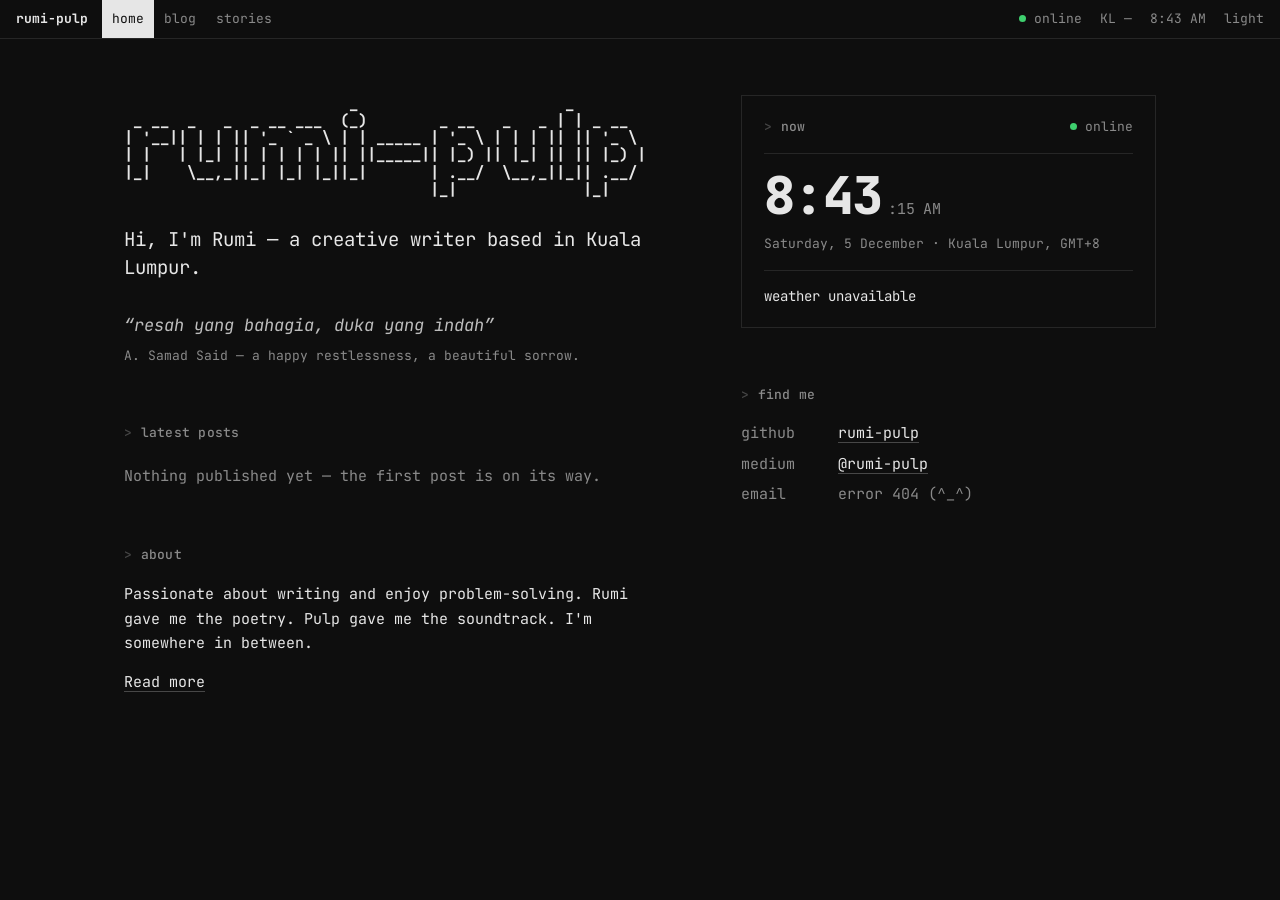
<file: index.html>
<!doctype html>
<html lang="en" data-theme="dark">
<head>
<meta charset="utf-8" />
<meta name="viewport" content="width=device-width, initial-scale=1" />
<title>rumi-pulp</title>
<meta name="description" content="rumi-pulp — blog by Rumi, a creative writer based in Kuala Lumpur." />
<script>try{var t=localStorage.getItem("rp:theme");document.documentElement.setAttribute("data-theme",t==="light"?"light":"dark")}catch(e){}</script>
<script>try{if(!matchMedia("(prefers-reduced-motion: reduce)").matches&&!sessionStorage.getItem("rp:booted")){sessionStorage.setItem("rp:booted","1");document.documentElement.classList.add("booting");setTimeout(function(){document.documentElement.classList.remove("booting")},4000)}}catch(e){}</script>
<link rel="preconnect" href="https://fonts.googleapis.com" />
<link rel="preconnect" href="https://fonts.gstatic.com" crossorigin />
<link href="https://fonts.googleapis.com/css2?family=JetBrains+Mono:ital,wght@0,400;0,500;0,700;0,800;1,400&display=swap" rel="stylesheet" />
<link rel="stylesheet" href="styles.css" />
<link rel="alternate" type="application/rss+xml" title="rumi-pulp" href="feed.xml" />
</head>
<body data-page="home">
  <header class="bar">
    <div class="bar-in">
      <div class="bar-l">
        <a class="brand" href="index.html">rumi-pulp</a>
        <nav class="nav" aria-label="Main">
          <a href="index.html" data-nav="home">home</a>
          <a href="blog.html" data-nav="blog">blog</a>
          <a href="stories.html" data-nav="stories" id="nav-stories" hidden>stories</a>
        </nav>
      </div>
      <div class="bar-r">
        <span class="bar-st"><span class="live-dot" aria-hidden="true"></span><span class="bar-w">online</span></span>
        <span id="bar-wx">KL …</span>
        <span id="bar-time">--:-- --</span>
        <button type="button" id="theme-btn" aria-label="Switch to light mode"></button>
      </div>
    </div>
  </header>

  <main>
    <section class="home" aria-labelledby="home-h">
      <div>
        <h1 class="sr-only" id="home-h">rumi-pulp — Rumi, creative writer</h1>
        <pre class="banner boot" aria-hidden="true">                         _                       _
 _ __  _   _  _ __ ___  (_)        _ __   _   _ | | _ __
| '__|| | | || '_ ` _ \ | | _____ | '_ \ | | | || || '_ \
| |   | |_| || | | | | || ||_____|| |_) || |_| || || |_) |
|_|    \__,_||_| |_| |_||_|       | .__/  \__,_||_|| .__/
                                  |_|              |_|</pre>
        <p class="tagline boot">Hi, I'm Rumi — a creative writer based in Kuala Lumpur.</p>
        <figure class="quote boot">
          <q lang="ms">resah yang bahagia, duka yang indah</q>
          <figcaption>A. Samad Said — a happy restlessness, a beautiful sorrow.</figcaption>
        </figure>

        <div class="sec-block boot">
          <h2 class="sec">latest posts</h2>
          <ul class="posts" id="home-latest" aria-live="polite"><li class="empty">Loading posts…</li></ul>
          <a class="more" id="home-more" href="blog.html" hidden>See all posts →</a>
        </div>

        <div class="sec-block boot">
          <h2 class="sec">about</h2>
          <p class="about-short">Passionate about writing and enjoy problem-solving. Rumi gave me the poetry. Pulp gave me the soundtrack. I'm somewhere in between.</p>
          <button class="text-btn" type="button" id="about-btn" aria-expanded="false" aria-controls="about-full">Read more</button>
          <div class="about" id="about-full" hidden>
            <h3>what I do now</h3>
            <p>Today I'm a Creative Writer, turning ideas into words that build brands and connect with people.</p>
            <h3>what I do best</h3>
            <dl class="kv">
              <dt>writing</dt><dd>Crafting original content that informs and inspires.</dd>
              <dt>stories</dt><dd>Turning ideas into narratives people remember.</dd>
              <dt>editing</dt><dd>Polishing drafts to be clear, concise, and compelling.</dd>
              <dt>content</dt><dd>Creating engaging content across platforms that connects and grows audiences.</dd>
            </dl>
          </div>
        </div>
      </div>

      <aside aria-label="More about Rumi">
        <div class="sec-block now boot">
          <div class="now-head">
            <h2 class="sec">now</h2>
            <span class="now-st"><span class="live-dot" aria-hidden="true"></span>online</span>
          </div>
          <div class="now-row">
            <div class="clock"><span class="clock-hm" id="clk-hm">--:--</span><span class="clock-sm" id="clk-s">:--</span><span class="clock-sm" id="clk-p"></span></div>
            <div class="clock-date" id="clk-date">Kuala Lumpur, GMT+8</div>
          </div>
          <div class="now-row">
            <div class="wx">
              <pre class="wx-art" id="wx-art" aria-hidden="true"></pre>
              <div class="wx-txt">
                <div class="wx-temp" id="wx-temp"></div>
                <div class="wx-cond" id="wx-cond">checking the sky…</div>
                <div class="wx-wind" id="wx-wind" hidden></div>
              </div>
            </div>
          </div>
        </div>

        <div class="sec-block boot">
          <h2 class="sec">find me</h2>
          <dl class="kv">
            <dt>github</dt><dd><a href="https://github.com/rumi-pulp/" target="_blank" rel="noopener">rumi-pulp</a></dd>
            <dt>medium</dt><dd><a href="https://medium.com/@rumi-pulp" target="_blank" rel="noopener">@rumi-pulp</a></dd>
            <dt>email</dt><dd class="dim">error 404 (^_^)</dd>
          </dl>
        </div>
      </aside>
    </section>
  </main>

  <script src="site.js?v=6" defer></script>
  <script src="home.js?v=3" defer></script>
</body>
</html>
</file>
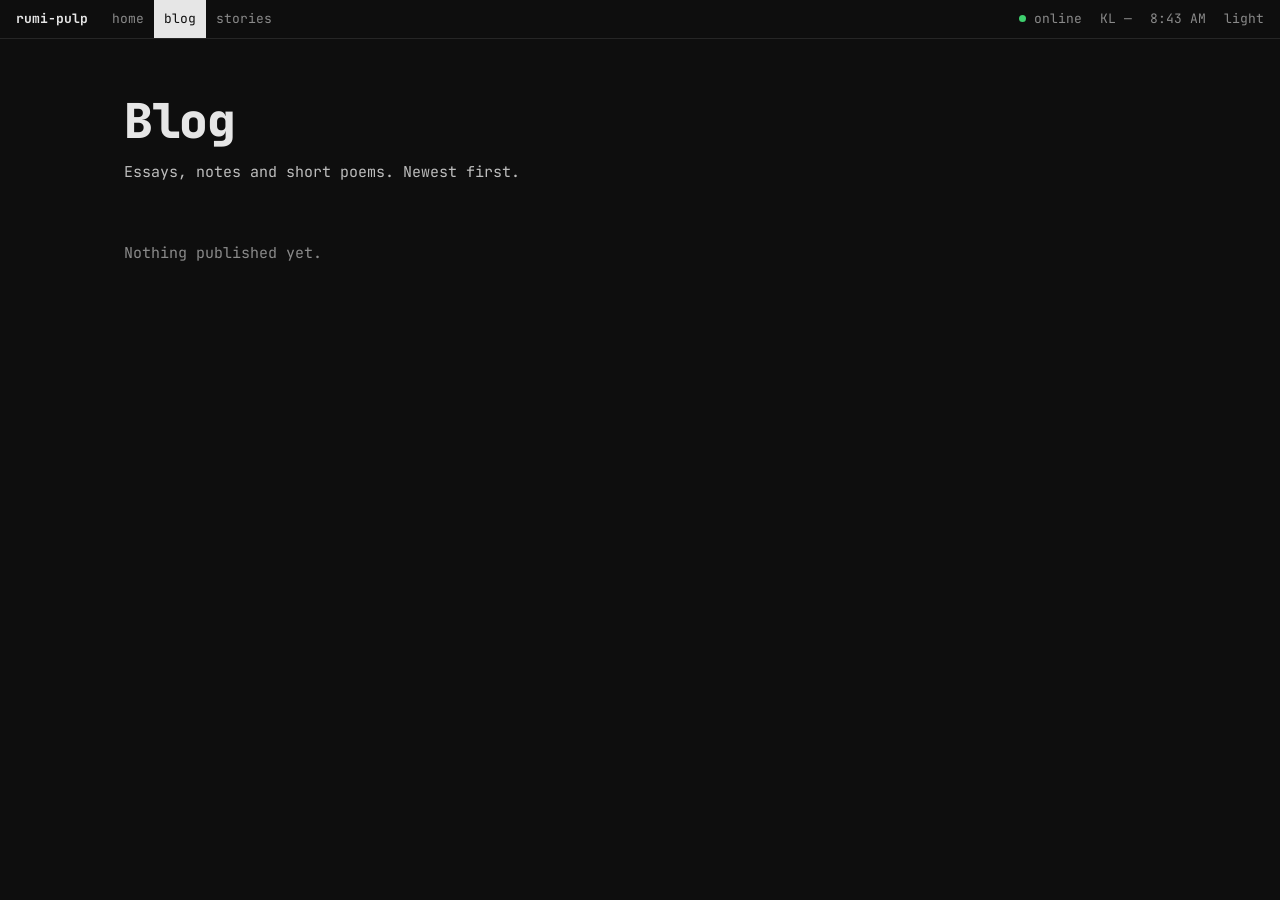
<file: blog.html>
<!doctype html>
<html lang="en" data-theme="dark">
<head>
<meta charset="utf-8" />
<meta name="viewport" content="width=device-width, initial-scale=1" />
<title>Blog — rumi-pulp</title>
<meta name="description" content="Essays, notes and short poems by Rumi, a creative writer based in Kuala Lumpur." />
<script>try{var t=localStorage.getItem("rp:theme");document.documentElement.setAttribute("data-theme",t==="light"?"light":"dark")}catch(e){}</script>
<link rel="preconnect" href="https://fonts.googleapis.com" />
<link rel="preconnect" href="https://fonts.gstatic.com" crossorigin />
<link href="https://fonts.googleapis.com/css2?family=JetBrains+Mono:ital,wght@0,400;0,500;0,700;0,800;1,400&display=swap" rel="stylesheet" />
<link rel="stylesheet" href="styles.css" />
<link rel="alternate" type="application/rss+xml" title="rumi-pulp" href="feed.xml" />
</head>
<body data-page="blog">
  <header class="bar">
    <div class="bar-in">
      <div class="bar-l">
        <a class="brand" href="index.html">rumi-pulp</a>
        <nav class="nav" aria-label="Main">
          <a href="index.html" data-nav="home">home</a>
          <a href="blog.html" data-nav="blog">blog</a>
          <a href="stories.html" data-nav="stories" id="nav-stories" hidden>stories</a>
        </nav>
      </div>
      <div class="bar-r">
        <span class="bar-st"><span class="live-dot" aria-hidden="true"></span><span class="bar-w">online</span></span>
        <span id="bar-wx">KL …</span>
        <span id="bar-time">--:-- --</span>
        <button type="button" id="theme-btn" aria-label="Switch to light mode"></button>
      </div>
    </div>
  </header>

  <main>
    <section aria-labelledby="blog-h">
      <h1 class="page-h" id="blog-h">Blog</h1>
      <p class="page-sub">Essays, notes and short poems. Newest first.</p>
      <div class="tools" id="tools" hidden>
        <label class="search" for="search-in">
          <svg width="16" height="16" viewBox="0 0 24 24" fill="none" stroke="currentColor" stroke-width="2" stroke-linecap="round" aria-hidden="true"><circle cx="11" cy="11" r="7"/><path d="m20 20-3.5-3.5"/></svg>
          <input id="search-in" type="search" aria-label="Search posts" placeholder="Search posts" spellcheck="false" />
        </label>
        <div class="tags" id="tag-filter" role="group" aria-label="Filter by topic"></div>
      </div>
      <div class="list-wrap"><ul class="posts" id="listing"><li class="empty">Loading posts…</li></ul></div>
      <div class="count" id="listing-count" aria-live="polite"></div>
    </section>
  </main>

  <script src="site.js?v=6" defer></script>
  <script src="blog.js?v=3" defer></script>
</body>
</html>
</file>
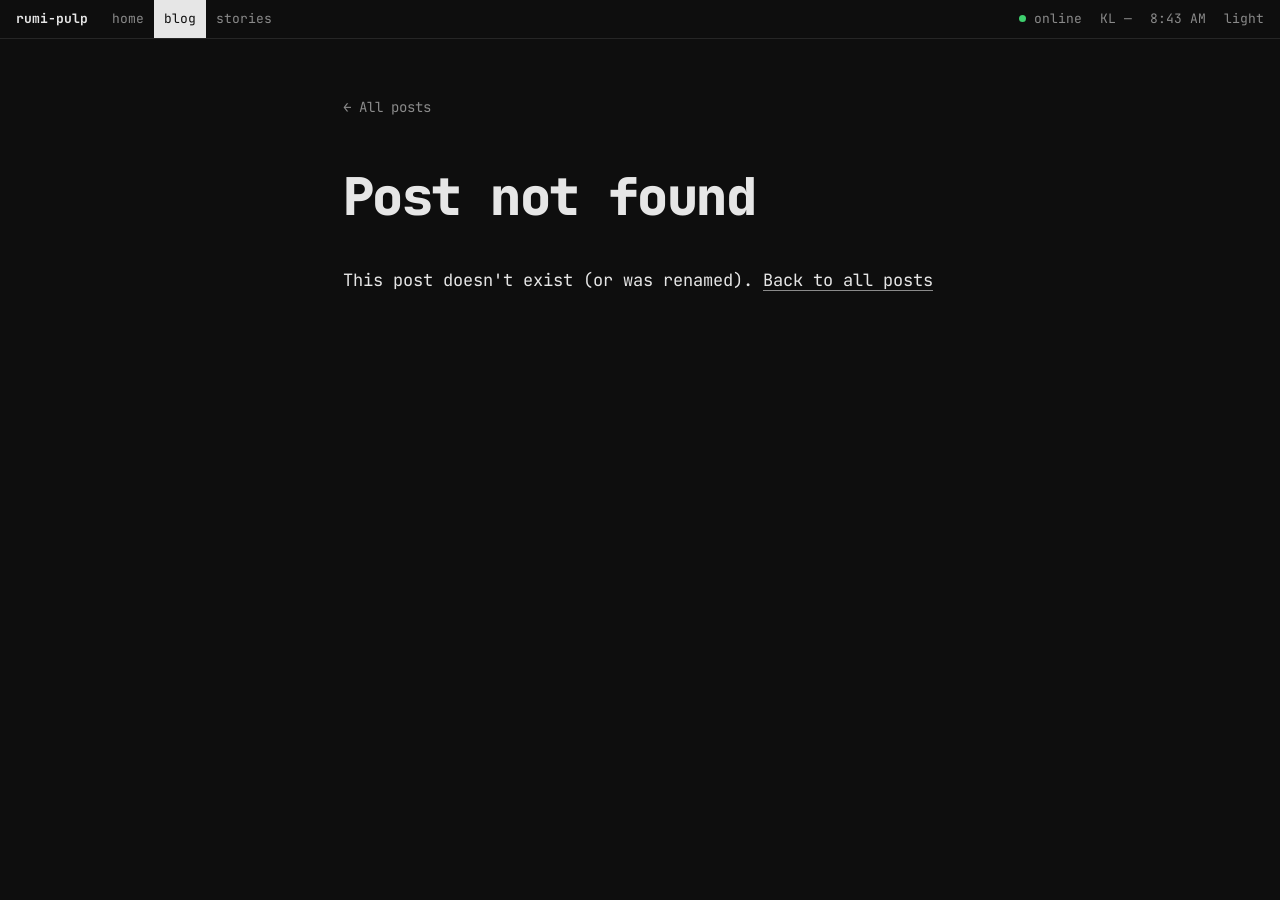
<file: post.html>
<!doctype html>
<html lang="en" data-theme="dark">
<head>
<meta charset="utf-8" />
<meta name="viewport" content="width=device-width, initial-scale=1" />
<title>rumi-pulp</title>
<meta name="description" content="A post on rumi-pulp, the blog of Rumi, a creative writer based in Kuala Lumpur." />
<script>try{var t=localStorage.getItem("rp:theme");document.documentElement.setAttribute("data-theme",t==="light"?"light":"dark")}catch(e){}</script>
<link rel="preconnect" href="https://fonts.googleapis.com" />
<link rel="preconnect" href="https://fonts.gstatic.com" crossorigin />
<link href="https://fonts.googleapis.com/css2?family=JetBrains+Mono:ital,wght@0,400;0,500;0,700;0,800;1,400&display=swap" rel="stylesheet" />
<link rel="stylesheet" href="styles.css" />
<link rel="alternate" type="application/rss+xml" title="rumi-pulp" href="feed.xml" />
</head>
<body data-page="blog">
  <header class="bar">
    <div class="bar-in">
      <div class="bar-l">
        <a class="brand" href="index.html">rumi-pulp</a>
        <nav class="nav" aria-label="Main">
          <a href="index.html" data-nav="home">home</a>
          <a href="blog.html" data-nav="blog">blog</a>
          <a href="stories.html" data-nav="stories" id="nav-stories" hidden>stories</a>
        </nav>
      </div>
      <div class="bar-r">
        <span class="bar-st"><span class="live-dot" aria-hidden="true"></span><span class="bar-w">online</span></span>
        <span id="bar-wx">KL …</span>
        <span id="bar-time">--:-- --</span>
        <button type="button" id="theme-btn" aria-label="Switch to light mode"></button>
      </div>
    </div>
    <div class="read-progress" aria-hidden="true"><i id="progress-i"></i></div>
  </header>

  <main>
    <div class="article" id="article">
      <a class="back" href="blog.html">← All posts</a>
      <div class="meta" id="post-meta"></div>
      <h1 id="post-title" tabindex="-1">Loading…</h1>
      <p class="sub" id="post-sub"></p>
      <div class="prose" id="post-body" aria-live="polite"></div>
    </div>
    <div class="after" id="post-after" hidden>
      <div class="share">
        <button class="btn" type="button" id="copy-link">Copy link</button>
        <span class="msg" id="copy-msg" role="status" aria-live="polite"></span>
      </div>
      <div class="author">
        <div class="who">Rumi</div>
        <p>Creative writer based in Kuala Lumpur.</p>
        <div class="links">
          <a href="https://github.com/rumi-pulp/" target="_blank" rel="noopener">github</a>
          <a href="https://medium.com/@rumi-pulp" target="_blank" rel="noopener">medium</a>
          <a href="feed.xml">Follow via RSS</a>
        </div>
      </div>
      <div id="related-wrap" hidden>
        <h2 class="sec" id="more-h">more to read</h2>
        <ul class="posts" id="related"></ul>
      </div>
    </div>
    <nav class="post-foot" id="post-foot" aria-label="More posts" hidden>
      <span id="prev-wrap"></span>
      <span id="next-wrap" class="next"></span>
    </nav>
  </main>

  <script src="site.js?v=6" defer></script>
  <script src="post.js?v=3" defer></script>
</body>
</html>
</file>
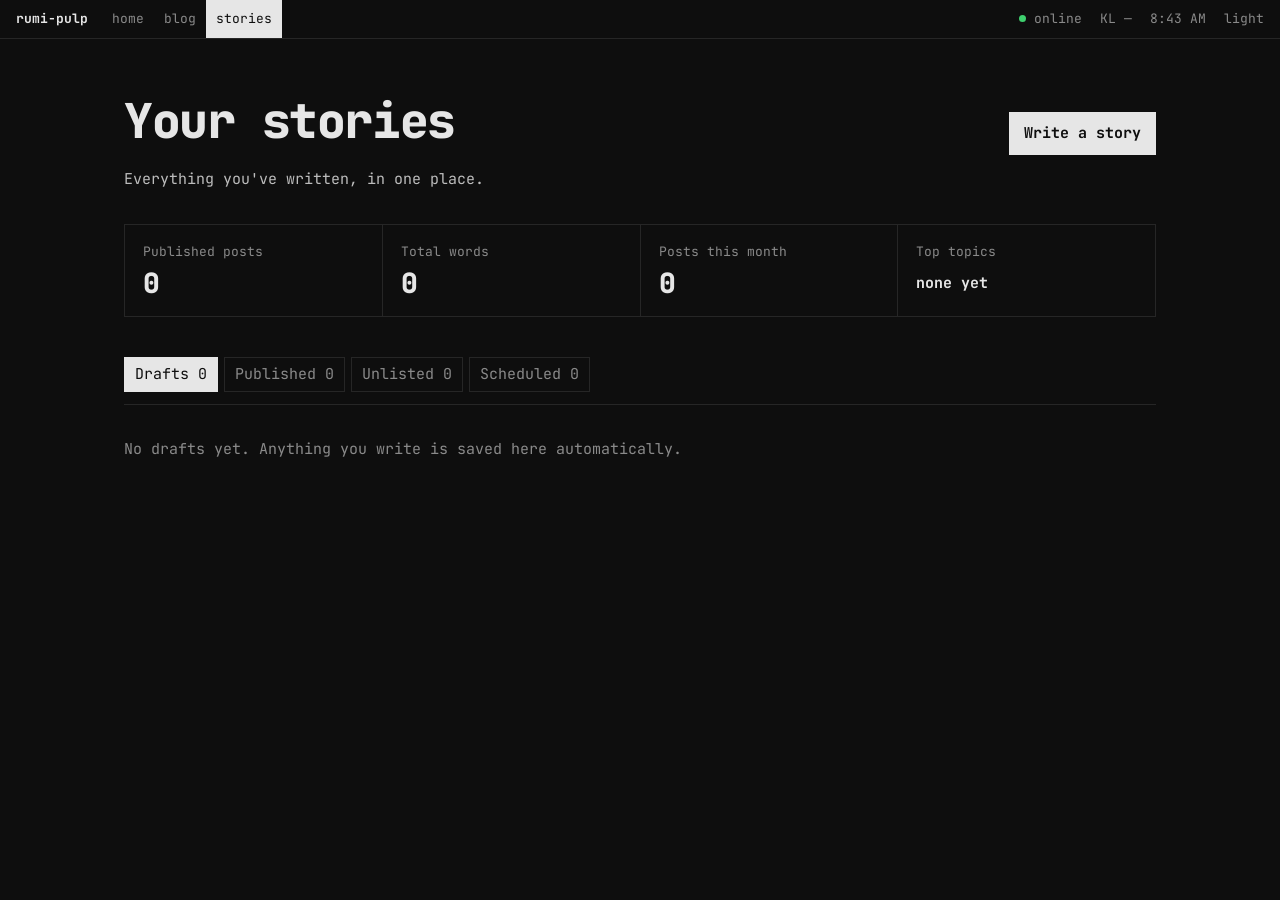
<file: stories.html>
<!doctype html>
<html lang="en" data-theme="dark">
<head>
<meta charset="utf-8" />
<meta name="viewport" content="width=device-width, initial-scale=1" />
<title>Your stories — rumi-pulp</title>
<meta name="robots" content="noindex" />
<meta name="description" content="Your stories on rumi-pulp." />
<script>try{var t=localStorage.getItem("rp:theme");document.documentElement.setAttribute("data-theme",t==="light"?"light":"dark")}catch(e){}</script>
<link rel="preconnect" href="https://fonts.googleapis.com" />
<link rel="preconnect" href="https://fonts.gstatic.com" crossorigin />
<link href="https://fonts.googleapis.com/css2?family=JetBrains+Mono:ital,wght@0,400;0,500;0,700;0,800;1,400&display=swap" rel="stylesheet" />
<link rel="stylesheet" href="styles.css" />
</head>
<body data-page="stories">
  <header class="bar">
    <div class="bar-in">
      <div class="bar-l">
        <a class="brand" href="index.html">rumi-pulp</a>
        <nav class="nav" aria-label="Main">
          <a href="index.html" data-nav="home">home</a>
          <a href="blog.html" data-nav="blog">blog</a>
          <a href="stories.html" data-nav="stories" id="nav-stories" hidden>stories</a>
        </nav>
      </div>
      <div class="bar-r">
        <span class="bar-st"><span class="live-dot" aria-hidden="true"></span><span class="bar-w">online</span></span>
        <span id="bar-wx">KL …</span>
        <span id="bar-time">--:-- --</span>
        <button type="button" id="theme-btn" aria-label="Switch to light mode"></button>
      </div>
    </div>
  </header>

  <main>
    <noscript><p>This page needs JavaScript.</p></noscript>

    <section class="gate" id="gate" hidden aria-labelledby="gate-h">
      <h1 id="gate-h">Your stories</h1>
      <p id="gate-msg">This page only works on Rumi's own computer.</p>
      <p><a href="index.html">Back to home</a></p>
    </section>

    <section id="stories" hidden aria-labelledby="stories-h">
      <div class="view-h">
        <h1 class="page-h" id="stories-h" tabindex="-1">Your stories</h1>
        <a class="btn primary" href="write.html" style="text-decoration:none">Write a story</a>
      </div>
      <p class="page-sub">Everything you've written, in one place.</p>

      <div class="stats" id="stats"></div>

      <div class="notice" id="feed-notice" role="status" hidden></div>

      <div class="st-tabs" role="tablist" aria-label="Story status" id="st-tabs"></div>
      <div class="msg" id="st-msg" role="status" aria-live="polite"></div>
      <div role="tabpanel" id="st-panel" aria-labelledby="tab-draft"><ul class="st-list" id="st-list"></ul></div>
    </section>
  </main>

  <script src="site.js?v=6" defer></script>
  <script src="owner.js?v=4" defer></script>
  <script src="stories.js?v=4" defer></script>
</body>
</html>
</file>
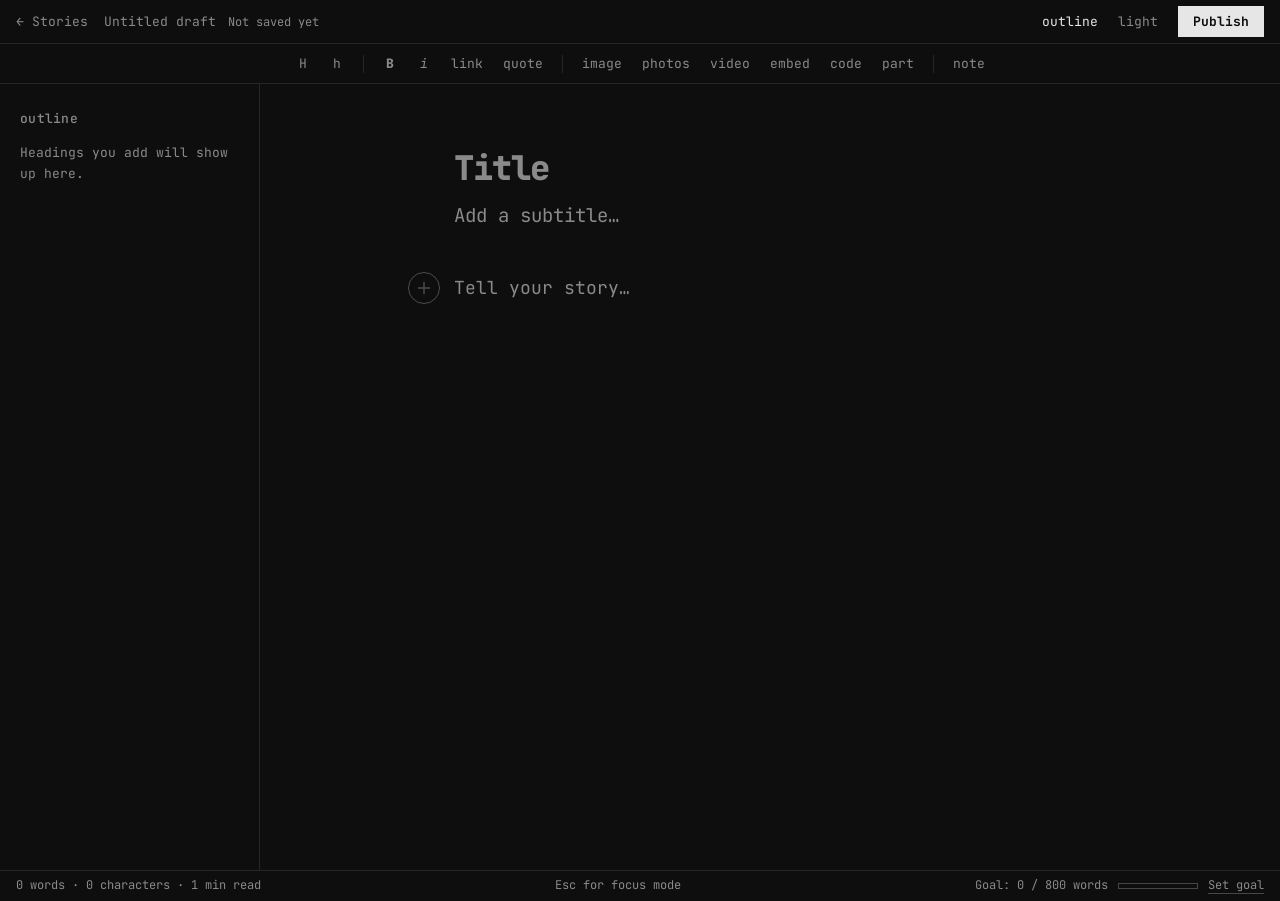
<file: write.html>
<!doctype html>
<html lang="en" data-theme="dark">
<head>
<meta charset="utf-8" />
<meta name="viewport" content="width=device-width, initial-scale=1" />
<title>Write a story — rumi-pulp</title>
<meta name="robots" content="noindex" />
<meta name="description" content="Writing desk for rumi-pulp." />
<script>try{var t=localStorage.getItem("rp:theme");document.documentElement.setAttribute("data-theme",t==="light"?"light":"dark")}catch(e){}</script>
<link rel="preconnect" href="https://fonts.googleapis.com" />
<link rel="preconnect" href="https://fonts.gstatic.com" crossorigin />
<link href="https://fonts.googleapis.com/css2?family=JetBrains+Mono:ital,wght@0,400;0,500;0,700;0,800;1,400&display=swap" rel="stylesheet" />
<link rel="stylesheet" href="styles.css?v=5" />
</head>
<body data-page="stories" class="editing">
  <header class="bar">
    <div class="bar-in">
      <div class="bar-l">
        <a class="brand" href="index.html">rumi-pulp</a>
        <nav class="nav" aria-label="Main">
          <a href="index.html" data-nav="home">home</a>
          <a href="blog.html" data-nav="blog">blog</a>
          <a href="stories.html" data-nav="stories" id="nav-stories" hidden>stories</a>
        </nav>
      </div>
      <div class="bar-r">
        <span class="bar-st"><span class="live-dot" aria-hidden="true"></span><span class="bar-w">online</span></span>
        <span id="bar-wx">KL …</span>
        <span id="bar-time">--:-- --</span>
        <button type="button" id="theme-btn" aria-label="Switch to light mode"></button>
      </div>
    </div>
  </header>

  <main>
    <noscript><p>The writing desk needs JavaScript.</p></noscript>

    <section class="gate" id="gate" hidden aria-labelledby="gate-h">
      <h1 id="gate-h">Write a story</h1>
      <p id="gate-msg">This page only works on Rumi's own computer.</p>
      <p><a href="index.html">Back to home</a></p>
    </section>

    <div id="app" hidden>
    <!-- ═════════ write ═════════ -->
    <section id="view-write" aria-labelledby="write-h">
      <h1 class="sr-only" id="write-h" tabindex="-1">Write a story</h1>
      <div class="ed-head" id="ed-head">
        <header class="ed-top bars" id="ed-top">
          <div class="ed-left"><a href="stories.html">← Stories</a></div>
          <div class="ed-mid">
            <span class="ed-name" id="wr-name">Untitled draft</span>
            <span class="ed-save" id="wr-saved" role="status" aria-live="polite">Not saved yet</span>
          </div>
          <div class="ed-right" id="ed-right">
            <button type="button" class="ed-tb" id="outline-btn" aria-expanded="false" aria-controls="outline">outline</button>
            <button class="btn primary" type="button" id="wr-publish">Publish</button>
          </div>
        </header>
        <div class="ed-tools bars" id="ed-tools" role="group" aria-label="Formatting and insert">
          <div class="ed-tools-in">
            <button type="button" data-cmd="h2" aria-pressed="false" title="Heading" aria-label="Heading">H</button>
            <button type="button" data-cmd="h3" aria-pressed="false" title="Subheading" aria-label="Subheading">h</button>
            <span class="sep" aria-hidden="true"></span>
            <button type="button" data-cmd="bold" aria-pressed="false" title="Bold (Ctrl/Cmd + B)" aria-label="Bold"><span class="g-b" aria-hidden="true">B</span></button>
            <button type="button" data-cmd="italic" aria-pressed="false" title="Italic (Ctrl/Cmd + I)" aria-label="Italic"><span class="g-i" aria-hidden="true">i</span></button>
            <button type="button" data-cmd="link" aria-pressed="false" title="Add a link (Ctrl/Cmd + K)" aria-label="Link">link</button>
            <button type="button" data-cmd="quote" aria-pressed="false" title="Quote" aria-label="Quote">quote</button>
            <span class="sep" aria-hidden="true"></span>
            <button type="button" data-ins="image" title="Add a picture" aria-label="Image">image</button>
            <button type="button" data-ins="photos" title="Free photos" aria-label="Free photos">photos</button>
            <button type="button" data-ins="video" title="Add a video" aria-label="Video">video</button>
            <button type="button" data-ins="embed" title="Embed something from another site" aria-label="Embed">embed</button>
            <button type="button" data-ins="code" title="Code block" aria-label="Code block">code</button>
            <button type="button" data-ins="part" title="New part (a break with three stars)" aria-label="New part">part</button>
            <span class="sep" aria-hidden="true"></span>
            <button type="button" data-cmd="note" aria-pressed="false" title="Private note, only you can see it" aria-label="Private note">note</button>
          </div>
        </div>
      </div>

      <div class="ed-work">
        <aside class="ed-outline" id="outline" aria-label="Outline" hidden>
          <h2>outline</h2>
          <ul class="ed-ol-list" id="ol-list"></ul>
          <p class="ed-ol-empty" id="ol-empty" hidden>Headings you add will show up here.</p>
        </aside>
        <div class="ed-main">
      <div class="wr-col" id="wr-col">
        <div class="wr">
          <textarea class="wr-title" id="wr-title" rows="1" placeholder="Title" aria-label="Title"></textarea>
          <textarea class="wr-sub" id="wr-sub" rows="1" placeholder="Add a subtitle…" aria-label="Subtitle"></textarea>
          <div class="wr-wrap" id="wr-wrap">
            <button class="wr-plus" id="wr-plus" type="button" aria-label="Add something to your story" title="Add a block (Ctrl/Cmd + Shift + Enter on a text line)" aria-expanded="false" aria-controls="wr-ins" hidden>
              <svg viewBox="0 0 16 16" width="16" height="16" fill="none" stroke="currentColor" stroke-width="1.5" stroke-linecap="round" aria-hidden="true"><path d="M8 2.5v11M2.5 8h11"/></svg>
            </button>
            <div class="wr-ins" id="wr-ins" role="toolbar" aria-label="Add to your story">
              <button type="button" data-ins="image" title="Image" aria-label="Image" style="--i:0" tabindex="-1"><svg viewBox="0 0 24 24" width="18" height="18" fill="none" stroke="currentColor" stroke-width="1.5" stroke-linecap="round" stroke-linejoin="round" aria-hidden="true"><rect x="3.5" y="5" width="17" height="14" rx="1.5"/><circle cx="9" cy="10" r="1.5"/><path d="M4 17l5-4.5 3.5 3L15 13l5 4.5"/></svg></button>
              <button type="button" data-ins="photos" title="Free photos" aria-label="Free photos" style="--i:1" tabindex="-1"><svg viewBox="0 0 24 24" width="18" height="18" fill="none" stroke="currentColor" stroke-width="1.5" stroke-linecap="round" stroke-linejoin="round" aria-hidden="true"><path fill="currentColor" stroke="none" d="M9 4h6v4.5H9zM4 11h5v4.5h6V11h5v9H4z"/></svg></button>
              <button type="button" data-ins="video" title="Video" aria-label="Video" style="--i:2" tabindex="-1"><svg viewBox="0 0 24 24" width="18" height="18" fill="none" stroke="currentColor" stroke-width="1.5" stroke-linecap="round" stroke-linejoin="round" aria-hidden="true"><rect x="3" y="5.5" width="18" height="13" rx="3"/><path d="M10.5 9.5v5l4.2-2.5z"/></svg></button>
              <button type="button" data-ins="embed" title="Embed" aria-label="Embed" style="--i:3" tabindex="-1"><svg viewBox="0 0 24 24" width="18" height="18" fill="none" stroke="currentColor" stroke-width="1.5" stroke-linecap="round" stroke-linejoin="round" aria-hidden="true"><path d="M9 7l-5 5 5 5"/><path d="M15 7l5 5-5 5"/></svg></button>
              <button type="button" data-ins="code" title="Code block" aria-label="Code block" style="--i:4" tabindex="-1"><svg viewBox="0 0 24 24" width="18" height="18" fill="none" stroke="currentColor" stroke-width="1.5" stroke-linecap="round" stroke-linejoin="round" aria-hidden="true"><path d="M9 4.5C7 4.5 7 5.5 7 7v2c0 1.5-1 2.5-2.5 3C6 12.5 7 13.5 7 15v2c0 1.5 0 2.5 2 2.5"/><path d="M15 4.5c2 0 2 1 2 2.5v2c0 1.5 1 2.5 2.5 3-1.5.5-2.5 1.5-2.5 3v2c0 1.5 0 2.5-2 2.5"/></svg></button>
              <button type="button" data-ins="part" title="New part" aria-label="New part" style="--i:5" tabindex="-1"><svg viewBox="0 0 24 24" width="18" height="18" fill="none" stroke="currentColor" stroke-width="1.5" stroke-linecap="round" stroke-linejoin="round" aria-hidden="true"><circle cx="12" cy="12" r="9"/><circle cx="7.8" cy="12" r="0.9" fill="currentColor"/><circle cx="12" cy="12" r="0.9" fill="currentColor"/><circle cx="16.2" cy="12" r="0.9" fill="currentColor"/></svg></button>
            </div>
            <div class="wr-photos" id="wr-photos" role="dialog" aria-label="Free photos" hidden></div>
            <div class="prose wr-body" id="wr-body" contenteditable="true" role="textbox" aria-multiline="true" aria-label="Story text" spellcheck="true"></div>
            <div class="note-marks" id="note-marks"></div>
          </div>
        </div>
      </div>
        </div>
      </div>

      <footer class="ed-status bars" id="ed-status" aria-label="Writing status">
        <span class="ed-st-l"><span id="wr-count">0 words</span><span class="ed-hide"> · <span id="wr-chars">0 characters</span> · <span id="wr-read">1 min read</span></span><span class="ed-save-s"> · <span id="wr-saved-s">Not saved yet</span></span></span>
        <span class="ed-st-m" id="ed-hint" role="status" aria-live="polite">Esc for focus mode</span>
        <span class="ed-st-r">
          <span id="wr-goal">Goal: 0 / 800 words</span>
          <span class="ed-meter" id="wr-meter" role="progressbar" aria-label="Progress towards your word goal" aria-valuemin="0" aria-valuemax="100" aria-valuenow="0"><i id="wr-meter-i"></i></span>
          <button class="ed-link" type="button" id="goal-btn">Set goal</button>
          <span class="goal-form" id="goal-form" hidden>
            <label class="sr-only" for="goal-in">Word goal</label>
            <input id="goal-in" type="number" min="1" max="100000" inputmode="numeric" />
            <button type="button" id="goal-set">Set</button>
            <button type="button" id="goal-cancel">Cancel</button>
          </span>
        </span>
      </footer>
      <div class="ed-msg" id="wr-msg" role="status" aria-live="polite"></div>

      <div class="sel-bar" id="sel-bar" role="toolbar" aria-label="Text formatting" hidden>
        <div class="sb-in">
          <button type="button" data-cmd="bold" title="Bold (Ctrl/Cmd + B)" aria-label="Bold" aria-pressed="false"><span class="serif b" aria-hidden="true">B</span></button>
          <button type="button" data-cmd="italic" title="Italic (Ctrl/Cmd + I)" aria-label="Italic" aria-pressed="false"><span class="serif i" aria-hidden="true">i</span></button>
          <button type="button" data-cmd="link" title="Add a link (Ctrl/Cmd + K)" aria-label="Add a link" aria-pressed="false"><svg viewBox="0 0 24 24" width="20" height="20" fill="none" stroke="currentColor" stroke-width="1.5" stroke-linecap="round" stroke-linejoin="round" aria-hidden="true"><path d="M10 14a4 4 0 0 0 5.66 0l3-3a4 4 0 0 0-5.66-5.66l-1 1"/><path d="M14 10a4 4 0 0 0-5.66 0l-3 3a4 4 0 0 0 5.66 5.66l1-1"/></svg></button>
          <span class="sb-div" aria-hidden="true"></span>
          <button type="button" data-cmd="h2" title="Heading" aria-label="Heading" aria-pressed="false"><span class="serif t big" aria-hidden="true">T</span></button>
          <button type="button" data-cmd="h3" title="Subheading" aria-label="Subheading" aria-pressed="false"><span class="serif t small" aria-hidden="true">T</span></button>
          <button type="button" data-cmd="quote" title="Quote" aria-label="Quote" aria-pressed="false"><svg viewBox="0 0 24 24" width="22" height="22" fill="none" stroke="currentColor" stroke-width="1.5" stroke-linecap="round" stroke-linejoin="round" aria-hidden="true"><path d="M10 7H6.5a1.5 1.5 0 0 0-1.5 1.5V12a1.5 1.5 0 0 0 1.5 1.5H9.5v1A3.5 3.5 0 0 1 6 18"/><path d="M19 7h-3.5A1.5 1.5 0 0 0 14 8.5V12a1.5 1.5 0 0 0 1.5 1.5H18.5v1A3.5 3.5 0 0 1 15 18"/></svg></button>
          <span class="sb-div" aria-hidden="true"></span>
          <button type="button" data-cmd="note" title="Add a private note" aria-label="Add a private note" aria-pressed="false"><svg viewBox="0 0 24 24" width="22" height="22" fill="none" stroke="currentColor" stroke-width="1.5" stroke-linecap="round" stroke-linejoin="round" aria-hidden="true"><path d="M5 4.5h14a1 1 0 0 1 1 1V15a1 1 0 0 1-1 1h-6.5L8.5 20v-4H5a1 1 0 0 1-1-1V5.5a1 1 0 0 1 1-1z"/><rect x="9.5" y="9.2" width="5" height="3.8" rx="0.6"/><path d="M10.5 9.2V8.4a1.5 1.5 0 0 1 3 0v.8"/></svg></button>
        </div>
        <span class="sb-caret" aria-hidden="true"></span>
      </div>

      <div class="note-pop" id="note-pop" role="dialog" aria-label="Private note" hidden>
        <label class="sr-only" for="note-text">Private note</label>
        <textarea id="note-text" maxlength="500" placeholder="Add a private note — only you can see this"></textarea>
        <div class="np-err" id="note-err" role="status"></div>
        <div class="np-row">
          <button class="btn small primary" type="button" id="note-save">Save</button>
          <button class="btn small" type="button" id="note-cancel">Cancel</button>
          <span class="sp"></span>
          <button class="btn small" type="button" id="note-del" hidden>Delete note</button>
        </div>
      </div>

      <div class="img-bar" id="img-bar" role="toolbar" aria-label="Image options" hidden>
        <div class="ib-row" role="group" aria-label="Size">
          <button type="button" data-size="normal" aria-pressed="true">Normal</button>
          <button type="button" data-size="wide" aria-pressed="false">Wide</button>
          <button type="button" data-size="full" aria-pressed="false">Full width</button>
        </div>
        <div class="ib-row">
          <label for="img-alt">Description for screen readers</label>
          <input class="field" id="img-alt" maxlength="200" autocomplete="off" placeholder="Describe the picture in a sentence" />
        </div>
        <div class="ib-row">
          <button type="button" data-act="replace" id="img-replace">Replace</button>
          <button type="button" data-act="remove">Remove</button>
          <button type="button" data-act="done">Done</button>
        </div>
      </div>
    </section>

    <!-- ═════════ publish ═════════ -->
    <section id="view-publish" aria-labelledby="publish-h" hidden>
      <h1 class="page-h" id="publish-h" tabindex="-1">Ready to publish?</h1>
      <p class="page-sub">Check how your story will look, then choose who can see it.</p>
      <div class="pub">
        <div>
          <h2 class="sec">story preview</h2>
          <div class="block">
            <span class="lbl" id="pv-pick-l" style="display:block;color:var(--dim);font-size:13px;margin-bottom:6px">Preview image</span>
            <div class="pick-grid" id="pv-grid" role="group" aria-labelledby="pv-pick-l"></div>
            <p class="hint"><span id="pv-hint">Pictures from your story appear here.</span></p>
          </div>
          <div class="block">
            <label class="lbl" for="pub-title">Display title</label>
            <input class="field" id="pub-title" maxlength="100" autocomplete="off" />
            <p class="hint"><span>Shown in Google and social previews.</span><span id="pub-title-n">0 / 100</span></p>
          </div>
          <div class="block">
            <label class="lbl" for="pub-sub">Display subtitle</label>
            <input class="field" id="pub-sub" maxlength="140" autocomplete="off" />
            <p class="hint"><span>Shown in Google and social previews.</span><span id="pub-sub-n">0 / 140</span></p>
          </div>
          <div class="card" aria-label="Preview of the social card">
            <div class="im" id="card-im"></div>
            <div class="tx"><div class="d">rumi-pulp</div><div class="ct" id="card-t"></div><div class="cs" id="card-s"></div></div>
          </div>
        </div>
        <div>
          <h2 class="sec">details</h2>
          <div class="block">
            <label class="lbl" for="topic-in">Topics (up to 5)</label>
            <div class="chips" id="chips"></div>
            <input class="field" id="topic-in" maxlength="30" placeholder="Add a topic and press Enter" autocomplete="off" />
            <p class="hint"><span id="topic-msg" role="status" aria-live="polite">Topics help readers find related stories.</span></p>
          </div>
          <div class="block">
            <label class="opt"><input type="checkbox" id="dropcap" /><span>Big first letter<span class="d">Start the story with a large capital letter.</span></span></label>
          </div>
          <fieldset class="block">
            <legend>Visibility</legend>
            <label class="opt"><input type="radio" name="vis" value="public" checked /><span>Public<span class="d">Anyone can find it on the blog.</span></span></label>
            <label class="opt"><input type="radio" name="vis" value="unlisted" /><span>Unlisted<span class="d">Only people with the link can read it.</span></span></label>
          </fieldset>
          <div class="block">
            <label class="opt"><input type="checkbox" id="sched-on" /><span>Schedule for later<span class="d">Hidden on your blog until the date you choose. Its text file is on GitHub, so someone with the exact link could read it early. Times are Kuala Lumpur time.</span></span></label>
            <div class="when" id="sched-fields" hidden>
              <input class="field" type="date" id="sched-date" aria-label="Date" />
              <input class="field" type="time" id="sched-time" aria-label="Time (KL)" value="21:00" />
            </div>
          </div>
          <details class="adv block">
            <summary>Advanced</summary>
            <div class="inner">
              <label class="lbl" for="canon">Canonical link</label>
              <input class="field" id="canon" type="url" placeholder="https://" autocomplete="off" />
              <p class="hint"><span>Use this if the story was first published somewhere else.</span></p>
            </div>
          </details>
          <div class="pub-actions">
            <button class="btn primary" type="button" id="pub-go">Publish now</button>
            <button class="btn" type="button" id="pub-back">Back to editing</button>
          </div>
          <div class="msg" id="pub-err" role="alert"></div>
          <div class="result" id="pub-result" role="status" hidden></div>
        </div>
      </div>
    </section>
    </div>
  </main>

  <script src="site.js?v=6" defer></script>
  <script src="owner.js?v=5" defer></script>
  <script src="blocks.js?v=5" defer></script>
  <script src="write.js?v=5" defer></script>
</body>
</html>
</file>
<file: styles.css>
/* rumi-pulp — one stylesheet for every page */

:root {
  --bg: #0e0e0e;
  --ink: #e6e6e6;
  --soft: #bdbdbd;
  --dim: #8a8a8a;
  --faint: #474747;
  --rule: #262626;
  --hover: #1c1c1c;
  --live: #3ecf6e;
  --mono: "JetBrains Mono", ui-monospace, monospace;
  color-scheme: dark;
}
[data-theme="light"] {
  --bg: #f6f6f6;
  --ink: #1a1a1a;
  --soft: #444444;
  --dim: #666666;
  --faint: #b5b5b5;
  --rule: #dddddd;
  --hover: #ebebeb;
  --live: #1f9a4c;
  color-scheme: light;
}
* { box-sizing: border-box; }
[hidden] { display: none !important; }
html { background: var(--bg); }
body {
  margin: 0; background: var(--bg); color: var(--ink);
  font-family: var(--mono); font-size: 15px; line-height: 1.65;
  font-variant-ligatures: none; font-variant-numeric: tabular-nums;
  -webkit-font-smoothing: antialiased;
}
::selection { background: var(--ink); color: var(--bg); }
* { scrollbar-width: thin; scrollbar-color: var(--faint) transparent; }
::-webkit-scrollbar { width: 10px; height: 10px; }
::-webkit-scrollbar-thumb { background: var(--faint); }
a { color: var(--ink); text-decoration: underline; text-decoration-color: var(--faint); text-underline-offset: 4px; text-decoration-thickness: 1px; transition: text-decoration-color 0.15s; }
a:hover { text-decoration-color: var(--ink); }
:focus-visible { outline: 1px solid var(--ink); outline-offset: 3px; }
button { font: inherit; color: inherit; background: none; border: 0; padding: 0; cursor: pointer; }
button:disabled { cursor: default; opacity: 0.5; }
input, textarea { font: inherit; color: inherit; caret-color: var(--ink); caret-shape: block; }
.dim { color: var(--dim); }

.sr-only { position: absolute; width: 1px; height: 1px; margin: -1px; padding: 0; border: 0; overflow: hidden; clip: rect(0 0 0 0); clip-path: inset(50%); white-space: nowrap; }

/* ── status bar ── */
.bar {
  position: sticky; top: 0; z-index: 10; background: var(--bg);
  border-bottom: 1px solid var(--rule);
  font-size: 13px; line-height: 38px;
}
.bar-in { padding: 0 16px; min-height: 38px; display: flex; align-items: center; justify-content: space-between; gap: 0 16px; }
.bar-l { display: flex; align-items: center; min-width: 0; }
.brand { font-weight: 700; color: var(--ink); text-decoration: none; white-space: nowrap; margin-right: 14px; }
.nav { display: flex; }
.nav a { display: block; color: var(--dim); text-decoration: none; padding: 0 10px; }
.nav a:hover { color: var(--ink); }
.nav a[aria-current="page"], .nav a[aria-current="page"]:hover { background: var(--ink); color: var(--bg); }
.nav a:focus-visible, .brand:focus-visible { outline-offset: -3px; }
.bar-r { display: flex; align-items: center; gap: 0 18px; color: var(--dim); white-space: nowrap; }
.bar-r button { color: var(--dim); }
.bar-r button:hover { color: var(--ink); }
#theme-btn::after { content: "light"; }
[data-theme="light"] #theme-btn::after { content: "dark"; }
.bar-st .live-dot { margin-right: 8px; }

/* ── layout ── */
main { max-width: 1080px; margin: 0 auto; padding: 56px 24px 96px; }
h2.sec { font-size: 13px; font-weight: 500; color: var(--dim); margin: 0 0 16px; letter-spacing: 0.02em; }
h2.sec::before { content: "> "; color: var(--faint); }
.sec-block + .sec-block { margin-top: 56px; }

/* ── home ── */
.home { display: grid; grid-template-columns: minmax(0, 1.35fr) minmax(0, 1fr); gap: 0 56px; align-items: start; }
.home > * { container-type: inline-size; min-width: 0; }
.banner { margin: 0; font-family: var(--mono); font-weight: 700; line-height: 1.1; color: var(--ink); white-space: pre; font-size: 7px; font-size: min(18px, calc(100cqi / 36)); overflow: hidden; }
.tagline { font-size: 19px; line-height: 1.5; margin: 28px 0 0; color: var(--ink); }
.quote { margin: 28px 0 0; padding: 0; }
.quote q { font-style: italic; font-size: 17px; color: var(--soft); quotes: "\201C" "\201D"; }
.quote figcaption { color: var(--dim); font-size: 13px; margin-top: 6px; }
.quote + .sec-block { margin-top: 56px; }

/* now card */
.now { border: 1px solid var(--rule); padding: 20px 22px; }
.now-head { display: flex; justify-content: space-between; align-items: center; gap: 12px; }
.now-head h2.sec { margin: 0; }
.now-st { font-size: 13px; color: var(--dim); white-space: nowrap; }
.now-row { border-top: 1px solid var(--rule); margin-top: 16px; padding-top: 16px; }
.clock { line-height: 1; }
.clock-hm { font-size: clamp(36px, 4.5vw, 52px); font-weight: 800; letter-spacing: -0.03em; line-height: 1; font-variant-numeric: tabular-nums; }
.clock-sm { font-size: 15px; color: var(--dim); margin-left: 6px; }
.clock-sm + .clock-sm { margin-left: 8px; }
.clock-date { font-size: 13px; color: var(--dim); margin-top: 12px; line-height: 1.5; }
.wx { display: flex; align-items: center; gap: 20px; }
.wx-art { margin: 0; flex: none; min-width: 13ch; font-family: var(--mono); font-size: 12px; line-height: 1.15; color: var(--soft); white-space: pre; }
.wx-txt { min-width: 0; }
.wx-temp { font-size: 24px; font-weight: 700; line-height: 1.2; }
.wx-temp:empty { display: none; }
.wx-cond { font-size: 14px; color: var(--ink); line-height: 1.4; }
.wx-wind { font-size: 13px; color: var(--dim); line-height: 1.4; }

.posts { list-style: none; margin: 0; padding: 0; }
.posts li + li { border-top: 1px solid var(--rule); }
.posts a { display: block; padding: 18px 12px; margin: 0 -12px; text-decoration: none; transition: background 0.15s; }
.posts a:hover { background: var(--hover); }
.posts .t { font-size: 17px; font-weight: 700; line-height: 1.35; display: block; }
.posts .ex { color: var(--soft); display: block; margin-top: 4px; }
.posts .meta { color: var(--dim); font-size: 13px; display: block; margin-top: 6px; }
.posts li:first-child a { padding-top: 4px; }
.more { display: inline-block; margin-top: 16px; }

.about-short { margin: 0; max-width: 58ch; color: var(--ink); }
.about { max-width: 62ch; margin-top: 20px; }
.about p { margin: 0 0 14px; }
.about h3:first-child { margin-top: 0; }
.about h3 { font-size: 13px; font-weight: 500; color: var(--dim); margin: 32px 0 10px; }
.text-btn { color: var(--ink); text-decoration: underline; text-decoration-color: var(--faint); text-underline-offset: 4px; margin-top: 14px; }
.text-btn:hover { text-decoration-color: var(--ink); }

.kv { display: grid; grid-template-columns: 9ch minmax(0, 1fr); gap: 6px 16px; margin: 0; }
.kv dt { color: var(--dim); }
.kv dd { margin: 0; overflow-wrap: anywhere; }
.live-dot { display: inline-block; width: 7px; height: 7px; border-radius: 50%; background: var(--live); margin-right: 8px; vertical-align: 1px; }

.boot { transition: opacity 0.5s cubic-bezier(0.16, 1, 0.3, 1), transform 0.5s cubic-bezier(0.16, 1, 0.3, 1); }
.booting .boot:not(.on) { opacity: 0; transform: translateY(6px); }

/* ── blog list ── */
.page-h { font-size: clamp(32px, 5vw, 48px); font-weight: 800; letter-spacing: -0.03em; line-height: 1.1; margin: 0; }
.page-sub { color: var(--soft); margin: 12px 0 0; }
.tools { display: flex; flex-wrap: wrap; align-items: center; gap: 12px 24px; margin: 40px 0 8px; }
.search { flex: 1 1 280px; display: flex; align-items: center; gap: 10px; border: 1px solid var(--rule); padding: 8px 12px; }
.search:focus-within { border-color: var(--dim); }
.search svg { flex: none; color: var(--dim); }
.search input { flex: 1; min-width: 0; border: 0; outline: 0; background: transparent; padding: 0; }
.search input::placeholder { color: var(--dim); }
.tags { display: flex; flex-wrap: wrap; gap: 6px; }
.tags button { color: var(--dim); padding: 4px 10px; border: 1px solid var(--rule); }
.tags button:hover { color: var(--ink); border-color: var(--faint); }
.tags button[aria-pressed="true"] { color: var(--bg); background: var(--ink); border-color: var(--ink); }
.list-wrap { margin-top: 24px; }
.list-wrap .posts a { display: grid; grid-template-columns: 14ch minmax(0, 1fr); gap: 0 24px; align-items: baseline; }
.list-wrap .posts .date { color: var(--dim); font-size: 13px; }
.list-wrap .posts li:first-child a { padding-top: 18px; }
.empty { color: var(--dim); padding: 32px 0; }
.home .empty { padding: 4px 0 0; }
.count { color: var(--dim); font-size: 13px; margin-top: 16px; }

/* ── reader ── */
.back { color: var(--dim); text-decoration: none; font-size: 14px; }
.back:hover { color: var(--ink); }
.article { max-width: 66ch; margin: 0 auto; }
.article .meta { color: var(--dim); font-size: 13px; margin-top: 48px; }
.article h1 { font-size: clamp(32px, 5.4vw, 52px); line-height: 1.1; font-weight: 800; letter-spacing: -0.03em; margin: 12px 0 40px; text-wrap: balance; overflow-wrap: anywhere; }
.article .meta, .post-foot .pt { overflow-wrap: anywhere; }
.prose { font-size: 17px; line-height: 1.8; overflow-wrap: anywhere; }
.posts .t, .posts .ex, .pv h1, .page-h { overflow-wrap: anywhere; }
.prose p { margin: 0 0 1.3em; }
.prose h2 { font-size: 20px; font-weight: 700; margin: 2.2em 0 0.7em; }
.prose blockquote { margin: 1.8em 0; padding: 0 0 0 20px; border-left: 1px solid var(--faint); color: var(--soft); font-style: italic; }
.prose strong { font-weight: 700; }
.prose code { background: var(--hover); padding: 1px 5px; font-size: 0.92em; }
.post-foot { max-width: 66ch; margin: 64px auto 0; padding-top: 24px; border-top: 1px solid var(--rule); display: grid; grid-template-columns: 1fr 1fr; gap: 16px; }
.post-foot a { text-decoration: none; display: block; }
.post-foot a:hover .pt { text-decoration: underline; text-underline-offset: 4px; }
.post-foot .lbl { color: var(--dim); font-size: 13px; display: block; }
.post-foot .pt { font-weight: 700; }
.post-foot .next { text-align: right; grid-column: 2; }


@media (max-width: 899px) {
  .home { grid-template-columns: minmax(0, 1fr); gap: 56px 0; }
}
@media (max-width: 640px) {
  body { font-size: 14px; }
  .bar { font-size: 12px; line-height: 34px; }
  .bar-in { flex-wrap: wrap; }
  .bar-l, .bar-r { width: 100%; }
  .bar-r { justify-content: space-between; }
  .bar-w { display: none; }
  .bar-st .live-dot { margin-right: 0; }
  main { padding: 40px 16px 72px; }
  .tagline { font-size: 17px; }
  .list-wrap .posts a { grid-template-columns: minmax(0, 1fr); }
  .list-wrap .posts .date { order: 2; margin-top: 6px; }
  .prose { font-size: 16px; }
  .post-foot { grid-template-columns: 1fr; }
  .post-foot .next { grid-column: 1; text-align: left; }
}
@media (prefers-reduced-motion: reduce) {
  .boot { transition: none; }
}

/* ── shared bits for the owner pages and the reader ── */
main { overflow-x: clip; }
.gate { max-width: 62ch; }
.gate h1 { font-size: 24px; font-weight: 800; letter-spacing: -0.02em; margin: 0 0 12px; }
.gate p { margin: 0 0 12px; }
.btn { padding: 8px 14px; border: 1px solid var(--rule); color: var(--ink); }
.btn:hover:not(:disabled) { border-color: var(--faint); background: var(--hover); }
.btn.primary { background: var(--ink); color: var(--bg); border-color: var(--ink); font-weight: 700; }
.btn.primary:hover:not(:disabled) { opacity: 0.88; background: var(--ink); }
.btn.small { padding: 4px 10px; font-size: 13px; }
.btn.small[aria-pressed="true"] { background: var(--ink); color: var(--bg); border-color: var(--ink); }
.btn.small[aria-expanded="true"] { border-color: var(--ink); }
.btn[disabled] { opacity: 0.5; cursor: not-allowed; }
.msg { color: var(--dim); font-size: 13px; min-height: 1.65em; margin: 12px 0 0; }
.msg:empty { min-height: 0; }
.msg .ok { color: var(--soft); }
.msg .btn { margin-top: 10px; display: inline-block; }
.msg a { margin-left: 4px; }
.view-h { display: flex; justify-content: space-between; align-items: baseline; gap: 12px 24px; flex-wrap: wrap; }
.view-h h1 { margin: 0; }
.field { width: 100%; border: 1px solid var(--rule); background: transparent; padding: 8px 12px; outline: 0; min-width: 0; }
.field:focus { border-color: var(--dim); }
.field::placeholder { color: var(--dim); }

/* ── stories ── */
.stats { display: grid; grid-template-columns: repeat(4, minmax(0, 1fr)); gap: 1px; background: var(--rule); border: 1px solid var(--rule); margin-top: 32px; }
.stat { background: var(--bg); padding: 16px 18px; min-width: 0; }
.stat .k { color: var(--dim); font-size: 13px; }
.stat .v { font-size: 28px; font-weight: 800; letter-spacing: -0.02em; line-height: 1.2; margin-top: 4px; }
.stat .v.sm { font-size: 15px; font-weight: 700; letter-spacing: 0; line-height: 1.5; padding: 6px 0; overflow-wrap: anywhere; }
.st-tabs { display: flex; flex-wrap: wrap; gap: 6px; margin: 40px 0 8px; }
.st-tabs button { color: var(--dim); padding: 4px 10px; border: 1px solid var(--rule); }
.st-tabs button:hover { color: var(--ink); border-color: var(--faint); }
.st-tabs button[aria-selected="true"] { color: var(--bg); background: var(--ink); border-color: var(--ink); }
.st-list { list-style: none; margin: 0; padding: 0; }
.st-row { display: flex; gap: 16px; align-items: flex-start; padding: 18px 0; border-top: 1px solid var(--rule); }
.st-main { flex: 1; min-width: 0; }
.st-main .t { font-size: 17px; font-weight: 700; line-height: 1.35; text-align: left; overflow-wrap: anywhere; }
.st-main .t:hover { text-decoration: underline; text-underline-offset: 4px; }
.st-main .sub { color: var(--soft); margin-top: 2px; overflow-wrap: anywhere; }
.st-main .meta { color: var(--dim); font-size: 13px; margin-top: 6px; overflow-wrap: anywhere; }
.st-main .live { font-size: 13px; margin-top: 6px; }
.st-act { position: relative; flex: none; }
.menu { position: absolute; right: 0; top: calc(100% + 4px); z-index: 6; min-width: 190px; background: var(--bg); border: 1px solid var(--faint); padding: 4px 0; }
.menu a, .menu button { display: block; width: 100%; text-align: left; padding: 6px 14px; color: var(--ink); text-decoration: none; }
.menu a:hover, .menu a:focus-visible, .menu button:hover, .menu button:focus-visible { background: var(--hover); }
.menu .danger { color: var(--dim); }
.st-empty { color: var(--dim); padding: 32px 0; border-top: 1px solid var(--rule); }
.st-when { margin-top: 10px; display: flex; flex-wrap: wrap; gap: 8px; align-items: center; }
.st-when .field { width: auto; flex: 1 1 130px; max-width: 200px; color-scheme: inherit; }
.st-list[inert] { opacity: 0.6; }

/* ── editor ── */
body.editing .bar { display: none; }
body.editing main { max-width: none; margin: 0; padding: 0; }
html:has(body.editing) { scroll-padding: 100px 0 56px; }
.ed-head { position: sticky; top: 0; z-index: 10; background: var(--bg); }
@media (prefers-reduced-motion: no-preference) {
  .bars > * { transition: opacity 0.4s ease; }
}
body:is(.calm, .focus-mode) .bars > * { opacity: 0.3; }
body:is(.calm, .focus-mode) .bars:is(:hover, :focus-within) > * { opacity: 1; }

/* top bar */
.ed-top { height: 44px; border-bottom: 1px solid var(--rule); display: flex; align-items: center; gap: 0 16px; padding: 0 16px; font-size: 13px; }
.ed-top a { color: var(--dim); text-decoration: none; white-space: nowrap; }
.ed-top a:hover { color: var(--ink); }
.ed-left { flex: none; }
.ed-mid { flex: 1; min-width: 0; display: flex; align-items: baseline; gap: 0 12px; color: var(--dim); }
.ed-name { min-width: 0; overflow: hidden; text-overflow: ellipsis; white-space: nowrap; }
.ed-save { flex: none; max-width: 60%; font-size: 12px; white-space: nowrap; overflow: hidden; text-overflow: ellipsis; }
.ed-right { display: flex; align-items: center; gap: 0 4px; flex: none; }
.ed-top .ed-tb, .ed-top #theme-btn { height: 44px; padding: 0 8px; color: var(--dim); font-size: 13px; white-space: nowrap; }
.ed-top .ed-tb:hover, .ed-top .ed-tb[aria-expanded="true"], .ed-top #theme-btn:hover { color: var(--ink); }
.ed-top .btn.primary { margin-left: 8px; padding: 4px 14px; font-size: 13px; }

/* formatting toolbar */
.ed-tools { height: 40px; border-bottom: 1px solid var(--rule); overflow-x: auto; overflow-y: hidden; display: flex; scrollbar-width: none; }
.ed-tools::-webkit-scrollbar { display: none; }
.ed-tools-in { display: flex; align-items: center; gap: 0 2px; margin: 0 auto; padding: 0 16px; flex: none; white-space: nowrap; font-size: 13px; }
.ed-tools button { height: 28px; min-width: 32px; padding: 0 8px; color: var(--dim); border: 1px solid transparent; }
.ed-tools button:hover { color: var(--ink); border-color: var(--rule); background: var(--hover); }
.ed-tools button[aria-pressed="true"] { background: var(--ink); color: var(--bg); border-color: var(--ink); }
.ed-tools button:focus-visible { outline-offset: -2px; }
.ed-tools .g-b { font-weight: 800; }
.ed-tools .g-i { font-style: italic; }
.ed-tools .sep { width: 1px; height: 18px; background: var(--rule); margin: 0 8px; flex: none; }

/* outline and page */
.ed-work { display: flex; align-items: flex-start; }
.ed-outline { flex: none; position: sticky; top: 84px; width: 260px; height: calc(100vh - 114px); height: calc(100dvh - 114px); border-right: 1px solid var(--rule); overflow-y: auto; padding: 24px 20px; }
.ed-outline h2 { margin: 0 0 14px; font-size: 13px; font-weight: 500; color: var(--dim); letter-spacing: 0.02em; }
.ed-ol-list { list-style: none; margin: 0; padding: 0; }
.ed-ol-i { display: block; width: 100%; text-align: left; padding: 4px 0; font-size: 13px; line-height: 1.5; color: var(--soft); overflow: hidden; text-overflow: ellipsis; white-space: nowrap; }
.ed-ol-i:hover { color: var(--ink); text-decoration: underline; text-decoration-color: var(--faint); text-underline-offset: 4px; }
.ed-ol-i.h2 { font-weight: 700; color: var(--ink); }
.ed-ol-i.h3 { padding-left: 16px; color: var(--dim); }
.ed-ol-empty { margin: 0; color: var(--dim); font-size: 13px; line-height: 1.6; }
body.focus-mode .ed-outline { display: none; }
.ed-main { flex: 1; min-width: 0; }
.wr-col { position: relative; max-width: 680px; margin: 0 auto; padding: 64px 24px 30vh; }
.wr-title, .wr-sub { display: block; width: 100%; border: 0; outline: 0; background: transparent; padding: 0; resize: none; overflow: hidden; overflow-wrap: anywhere; }
.wr-title { font-size: 34px; line-height: 1.2; font-weight: 800; letter-spacing: -0.03em; color: var(--ink); }
.wr-sub { font-size: 19px; line-height: 1.5; color: var(--dim); margin-top: 12px; }
.wr-title::placeholder, .wr-sub::placeholder { color: var(--dim); }
.wr-wrap { position: relative; margin-top: 40px; }
.wr-body.prose { min-height: 40vh; outline: 0; caret-color: var(--ink); font-size: 18px; line-height: 1.85; color: var(--soft); }
.wr-body.prose p { margin: 0 0 1.1em; }
.wr-body.prose b, .wr-body.prose strong { color: var(--ink); font-weight: 700; }
.wr-body.prose a { color: var(--ink); }
.wr-body.prose h2 { font-size: 24px; line-height: 1.35; color: var(--ink); margin: 1.8em 0 0.6em; scroll-margin-top: 100px; }
.wr-body.prose h3 { font-size: 19px; line-height: 1.4; color: var(--ink); margin: 1.5em 0 0.5em; scroll-margin-top: 100px; }
.wr-body.prose blockquote { margin: 1.6em 0; }
.wr-body p[data-placeholder]:has(> br:only-child)::before, .wr-body p[data-placeholder]:empty::before { content: attr(data-placeholder); position: absolute; color: var(--dim); pointer-events: none; white-space: nowrap; }

/* status strip and messages */
.ed-status { position: fixed; left: 0; right: 0; bottom: 0; z-index: 10; height: 30px; border-top: 1px solid var(--rule); background: var(--bg); display: flex; align-items: center; gap: 0 20px; padding: 0 16px; font-size: 12px; line-height: 29px; color: var(--dim); }
.ed-st-l { flex: none; white-space: nowrap; }
.ed-st-m { flex: 1; min-width: 0; overflow: hidden; text-overflow: ellipsis; white-space: nowrap; text-align: center; }
.ed-st-r { flex: none; display: flex; align-items: center; gap: 0 10px; white-space: nowrap; }
.ed-meter { display: block; width: 80px; height: 6px; border: 1px solid var(--faint); }
.ed-meter i { display: block; height: 100%; width: 0; background: var(--ink); }
.ed-link { color: var(--dim); text-decoration: underline; text-decoration-color: var(--faint); text-underline-offset: 4px; }
.ed-link:hover { color: var(--ink); text-decoration-color: var(--ink); }
.goal-form { display: flex; align-items: center; gap: 0 6px; }
.goal-form input { width: 9ch; height: 22px; padding: 0 6px; border: 1px solid var(--rule); background: transparent; outline: 0; font-size: 12px; line-height: 20px; }
.goal-form input:focus { border-color: var(--dim); }
.goal-form button { height: 22px; padding: 0 8px; border: 1px solid var(--rule); font-size: 12px; line-height: 20px; color: var(--ink); }
.goal-form button:hover { border-color: var(--faint); background: var(--hover); }
.ed-msg { position: fixed; left: 0; right: 0; bottom: 30px; z-index: 11; padding: 6px 16px; background: var(--bg); border-top: 1px solid var(--rule); color: var(--soft); font-size: 12px; line-height: 1.5; text-align: center; pointer-events: none; overflow-wrap: anywhere; }
.ed-msg:empty { display: none; }
.wr-photos.by-toolbar { position: fixed; left: 50% !important; top: 96px !important; transform: translateX(-50%); z-index: 30; width: min(calc(100vw - 16px), 420px); max-height: calc(100vh - 140px); overflow-y: auto; }
:root { --pill: #1f1f1f; --pill-fg: #ececec; --pill-on: #ffffff; --pill-on-bg: rgba(255, 255, 255, 0.16); --pill-edge: var(--faint); }
[data-theme="light"] { --pill: #191919; --pill-fg: #ffffff; --pill-on: #ffffff; --pill-on-bg: rgba(255, 255, 255, 0.2); --pill-edge: #191919; }
.wr-plus { position: absolute; left: -46px; top: 0; width: 32px; height: 32px; padding: 0; border: 1px solid var(--dim); border-radius: 50%; color: var(--dim); display: flex; align-items: center; justify-content: center; z-index: 5; background: var(--bg); }
.wr-plus.idle { opacity: 0.5; }
.wr-plus:hover, .wr-plus:focus-visible, .wr-plus[aria-expanded="true"] { opacity: 1; color: var(--ink); border-color: var(--ink); }
.wr-plus svg { display: block; transition: transform 150ms ease; }
.wr-plus[aria-expanded="true"] svg { transform: rotate(45deg); }
.wr-ins { position: absolute; left: -4px; top: 0; display: flex; flex-wrap: wrap; gap: 10px; z-index: 5; visibility: hidden; }
.wr-ins.open { visibility: visible; }
.wr-ins button { width: 32px; height: 32px; padding: 0; border: 1px solid var(--ink); border-radius: 50%; color: var(--ink); background: var(--bg); display: flex; align-items: center; justify-content: center;
  opacity: 0; transform: translateX(-10px); transition: opacity 150ms ease, transform 150ms ease; transition-delay: 0ms; }
.wr-ins.open button { opacity: 1; transform: none; transition-delay: calc(var(--i, 0) * 30ms); }
.wr-ins button svg { display: block; }
.wr-ins.open ~ .wr-body p[data-placeholder]::before { content: none !important; }
.wr-ins button:hover { background: var(--hover); }
.wr-plus:focus-visible, .wr-ins button:focus-visible { outline: none; }
.wr-ins button:focus-visible { background: var(--ink); color: var(--bg); }
.wr-photos { position: absolute; left: 0; z-index: 6; width: min(100%, 420px); background: var(--bg); border: 1px solid var(--faint); padding: 12px; font-size: 13px; }
.wr-photos .ph-note { color: var(--dim); font-size: 12px; margin: 8px 0; }
.wr-photos p { margin: 0 0 10px; }
.wr-photos .ph-row { display: flex; gap: 6px; }
.wr-photos .ph-row .field { flex: 1; }
.ph-grid { display: grid; grid-template-columns: repeat(3, minmax(0, 1fr)); gap: 8px; }
.ph-tile { position: relative; aspect-ratio: 4 / 3; background: var(--hover); border: 1px solid var(--rule); overflow: hidden; padding: 0; }
.ph-tile:hover, .ph-tile:focus-visible { border-color: var(--ink); }
.ph-tile img { display: block; width: 100%; height: 100%; object-fit: cover; }
.sel-bar { position: fixed; z-index: 20; max-width: calc(100vw - 16px); }
.sb-in { display: flex; align-items: center; height: 44px; padding: 0 4px; background: var(--pill); border: 1px solid var(--pill-edge); border-radius: 6px; }
.sel-bar button { width: 40px; height: 34px; display: flex; align-items: center; justify-content: center; color: var(--pill-fg); opacity: 0.85; border-radius: 4px; }
.sel-bar button:hover { opacity: 1; }
.sel-bar button[aria-pressed="true"] { color: var(--pill-on); background: var(--pill-on-bg); opacity: 1; }
.sel-bar button:focus-visible { outline: 1px solid var(--pill-fg); outline-offset: -4px; border-radius: 4px; }
.sb-div { width: 1px; height: 22px; margin: 0 3px; background: var(--pill-fg); opacity: 0.3; flex: none; }
.sel-bar .serif { font-family: Georgia, "Times New Roman", serif; line-height: 1; }
.sel-bar .serif.b { font-weight: 700; font-size: 20px; }
.sel-bar .serif.i { font-style: italic; font-weight: 400; font-size: 21px; }
.sel-bar .serif.t { font-weight: 700; }
.sel-bar .serif.big { font-size: 22px; }
.sel-bar .serif.small { font-size: 15px; }
.sb-caret { position: absolute; left: var(--caret-x, 50%); bottom: -5px; width: 12px; height: 12px; background: var(--pill); transform: translateX(-50%) rotate(45deg); border-radius: 2px; border-right: 1px solid var(--pill-edge); border-bottom: 1px solid var(--pill-edge); }
.sel-bar.below .sb-caret { bottom: auto; top: -5px; border: 0; border-left: 1px solid var(--pill-edge); border-top: 1px solid var(--pill-edge); }
.mk-note { text-decoration: underline dotted; text-decoration-color: var(--dim); text-decoration-thickness: 1px; text-underline-offset: 5px; }
.note-marks { position: absolute; left: 0; top: 0; width: 100%; height: 0; pointer-events: none; }
.mk-mark { position: absolute; width: 18px; height: 18px; border: 1px solid var(--dim); border-radius: 50%; background: var(--bg); color: var(--dim); font-size: 11px; line-height: 1; display: flex; align-items: center; justify-content: center; pointer-events: auto; }
.mk-mark:hover { color: var(--ink); border-color: var(--ink); }
/* small dialogs (owner pages): link box and confirm box */
.dlg-pop { position: fixed; z-index: 40; width: min(340px, calc(100vw - 16px)); background: var(--bg); border: 1px solid var(--faint); padding: 12px; font-size: 13px; }
.dlg-pop.center { left: 50%; top: 20vh; transform: translateX(-50%); }
.dlg-t { display: block; font-size: 14px; font-weight: 700; color: var(--ink); margin: 0 0 6px; }
.dlg-h, .dlg-m { margin: 0 0 10px; color: var(--dim); line-height: 1.5; }
.dlg-err { color: var(--ink); min-height: 0; margin-top: 8px; }
.dlg-err:not(:empty)::before { content: "! "; }
.dlg-row { display: flex; flex-wrap: wrap; gap: 6px; margin-top: 10px; }
.dlg-back { position: fixed; inset: 0; z-index: 50; background: rgba(0, 0, 0, 0.55); display: flex; align-items: flex-start; justify-content: center; padding: 20vh 8px 8px; }
.dlg-card { width: min(420px, 100%); background: var(--bg); border: 1px solid var(--faint); padding: 16px; font-size: 13px; }
.dlg-card .dlg-row { justify-content: flex-end; margin-top: 14px; }
.btn.danger { background: var(--ink); color: var(--bg); border-color: var(--ink); font-weight: 700; }
.btn.danger:focus-visible { outline: 2px solid var(--ink); outline-offset: 2px; }
.note-pop { position: fixed; z-index: 25; width: min(320px, calc(100vw - 16px)); background: var(--bg); border: 1px solid var(--faint); padding: 12px; font-size: 13px; }
.note-pop textarea { display: block; width: 100%; min-height: 84px; resize: vertical; border: 1px solid var(--rule); background: transparent; padding: 8px 10px; outline: 0; }
.note-pop textarea:focus { border-color: var(--dim); }
.note-pop textarea::placeholder { color: var(--dim); }
.note-pop .np-row { display: flex; flex-wrap: wrap; gap: 6px; margin-top: 10px; align-items: center; }
.note-pop .np-err { color: var(--dim); margin-top: 8px; min-height: 0; }
.note-pop .sp { flex: 1; }
.img-bar { position: fixed; z-index: 20; width: min(420px, calc(100vw - 16px)); background: var(--bg); border: 1px solid var(--faint); padding: 10px 12px; font-size: 13px; }
.img-bar .ib-row { display: flex; flex-wrap: wrap; gap: 6px; align-items: center; }
.img-bar .ib-row + .ib-row { margin-top: 10px; }
.img-bar button { padding: 3px 10px; border: 1px solid var(--faint); }
.img-bar button:hover { border-color: var(--ink); }
.img-bar button[aria-pressed="true"] { background: var(--ink); color: var(--bg); border-color: var(--ink); }
.img-bar label { display: block; width: 100%; color: var(--dim); }

/* blocks shared by the editor and the reader */
.mk-stars { text-align: center; color: var(--dim); letter-spacing: 0.6em; margin: 2em 0; user-select: none; }
.mk-fig { margin: 1.8em 0; }
.mk-fig img { display: block; width: 100%; height: auto; border: 1px solid var(--rule); background: var(--hover); }
.mk-fig.sel img { outline: 1px solid var(--ink); outline-offset: 3px; }
.mk-stars:focus, .mk-embed:focus { outline: 1px solid var(--ink); outline-offset: 4px; }
.mk-fig:focus-visible { outline: 1px solid var(--ink); outline-offset: 4px; }
.mk-fig.wide, .mk-fig.full { position: relative; left: 50%; transform: translateX(-50%); }
.mk-fig.wide { width: min(calc(100vw - 48px), calc(66ch + 160px)); }
.mk-fig.full { width: min(calc(100vw - 48px), 1032px); }
.mk-fig figcaption { color: var(--dim); font-size: 13px; margin-top: 8px; text-align: center; line-height: 1.5; }
.mk-fig figcaption:empty { display: none; }
.wr-body .mk-fig figcaption:empty { display: block; min-height: 1.5em; }
.wr-body .mk-fig figcaption:empty::before { content: attr(data-placeholder); color: var(--dim); opacity: 0.7; }
.mk-fig figcaption { outline: 0; }
.prose h3 { font-size: 17px; font-weight: 700; margin: 1.8em 0 0.6em; color: var(--soft); }
.prose ul, .prose ol { margin: 0 0 1.3em; padding-left: 1.5em; }
.prose li { margin: 0.25em 0; }
.prose a { text-decoration-color: var(--dim); }
.mk-embed { margin: 1.8em 0; border: 1px solid var(--rule); }
.mk-embed .screen { aspect-ratio: 16 / 9; background: var(--hover); display: flex; align-items: center; justify-content: center; }
.mk-embed .tri { width: 0; height: 0; border-style: solid; border-width: 14px 0 14px 24px; border-color: transparent transparent transparent var(--dim); }
.mk-embed .cap { padding: 10px 14px; font-size: 13px; color: var(--dim); border-top: 1px solid var(--rule); line-height: 1.5; }
.mk-embed .cap.solo { border-top: 0; }
.mk-embed .cap b { color: var(--ink); display: block; }
.mk-embed .cap div { overflow-wrap: anywhere; }
.mk-video { position: relative; aspect-ratio: 16 / 9; margin: 1.8em 0; background: var(--hover); border: 1px solid var(--rule); }
.mk-video iframe { position: absolute; inset: 0; width: 100%; height: 100%; border: 0; }
pre.mk-code { margin: 1.6em 0; padding: 14px 16px; background: var(--hover); font-family: var(--mono); font-size: 14px; line-height: 1.6; white-space: pre-wrap; overflow-wrap: anywhere; border: 1px solid var(--rule); }
pre.mk-code:empty::before { content: attr(data-placeholder); color: var(--dim); }

/* ── publish screen ── */
.pub { display: grid; grid-template-columns: minmax(0, 1fr) minmax(0, 1fr); gap: 0 56px; align-items: start; margin-top: 32px; }
.pub h2.sec { margin-bottom: 20px; }
.pub .block + .block { margin-top: 28px; }
.pub label.lbl, .pub legend { display: block; color: var(--dim); font-size: 13px; margin-bottom: 6px; padding: 0; }
.pub fieldset { border: 0; margin: 0; padding: 0; min-width: 0; }
.hint { color: var(--dim); font-size: 13px; margin: 6px 0 0; display: flex; justify-content: space-between; gap: 12px; }
.pick-grid { display: grid; grid-template-columns: repeat(3, minmax(0, 1fr)); gap: 8px; }
.pick-tile { aspect-ratio: 16 / 9; border: 1px solid var(--rule); background: var(--hover); overflow: hidden; padding: 0; color: var(--dim); font-size: 13px; display: flex; align-items: center; justify-content: center; }
.pick-tile:hover { border-color: var(--faint); }
.pick-tile[aria-pressed="true"] { border-color: var(--ink); outline: 1px solid var(--ink); outline-offset: 2px; }
.pick-tile img { display: block; width: 100%; height: 100%; object-fit: cover; }
.card { border: 1px solid var(--rule); margin-top: 28px; }
.card .im { aspect-ratio: 16 / 9; background: var(--hover); border-bottom: 1px solid var(--rule); background-size: cover; background-position: center; }
.card .tx { padding: 12px 14px; }
.card .d { color: var(--dim); font-size: 12px; }
.card .ct { font-weight: 700; margin-top: 4px; overflow-wrap: anywhere; line-height: 1.4; }
.card .cs { color: var(--soft); font-size: 13px; margin-top: 4px; overflow-wrap: anywhere; }
.chips { display: flex; flex-wrap: wrap; gap: 6px; margin-bottom: 8px; }
.chips button { padding: 2px 10px; border: 1px solid var(--faint); max-width: 100%; overflow-wrap: anywhere; text-align: left; }
.chips button:hover { border-color: var(--ink); }
.opt { display: flex; gap: 10px; align-items: flex-start; padding: 6px 0; cursor: pointer; }
.opt input { margin: 5px 0 0; accent-color: var(--ink); flex: none; }
.opt .d { color: var(--dim); font-size: 13px; display: block; }
.when { display: flex; flex-wrap: wrap; gap: 10px; margin-top: 8px; align-items: center; }
.when .field { width: auto; flex: 1 1 140px; color-scheme: inherit; }
details.adv summary { cursor: pointer; color: var(--dim); }
details.adv summary:hover { color: var(--ink); }
details.adv .inner { margin-top: 14px; }
.pub-actions { display: flex; flex-wrap: wrap; gap: 8px; margin-top: 32px; }
.result { border: 1px solid var(--rule); padding: 14px 16px; margin-top: 20px; font-size: 13px; }
.result p { margin: 0 0 8px; color: var(--soft); }
.result ul { margin: 0; padding-left: 18px; color: var(--soft); }
.result li { margin: 4px 0; overflow-wrap: anywhere; }

/* ── reader extras ── */
.bar { position: sticky; }
.read-progress { position: absolute; left: 0; right: 0; bottom: -1px; height: 2px; background: transparent; pointer-events: none; }
.read-progress i { display: block; height: 100%; width: 100%; background: var(--ink); transform-origin: 0 50%; transform: scaleX(0); }
.article .sub { font-size: clamp(18px, 2.6vw, 22px); line-height: 1.5; color: var(--soft); margin: -16px 0 40px; overflow-wrap: anywhere; }
.article .sub:empty { display: none; }
.mk-drop::first-letter { float: left; font-size: 5.1em; line-height: 0.78; font-weight: 800; margin: 0.05em 0.12em 0 0; }
.notice { border: 1px solid var(--rule); color: var(--soft); padding: 10px 14px; font-size: 13px; margin: 24px 0 0; }
.after { max-width: 66ch; margin: 56px auto 0; }
.after > * + * { margin-top: 56px; }
.share { display: flex; flex-wrap: wrap; gap: 8px 16px; align-items: center; padding-top: 24px; border-top: 1px solid var(--rule); }
.share .msg { margin: 0; min-height: 0; }
.author { border: 1px solid var(--rule); padding: 20px 22px; }
.author .who { font-weight: 700; font-size: 17px; }
.author p { margin: 4px 0 12px; color: var(--soft); }
.author .links { display: flex; flex-wrap: wrap; gap: 4px 20px; font-size: 14px; }

@media (max-width: 899px) {
  .wr-plus { left: 0; }
  .wr-ins { left: 42px; right: 0; }
  .wr-body p.has-plus { padding-left: 42px; }
  .after { max-width: none; }
  .ed-name { display: none; }
}
/* the "+" sits inside the text column when there is no room beside it (small screens, or the outline is open) */
@media (max-width: 1159px) {
  body.ol-open .wr-plus { left: 0; }
  body.ol-open .wr-ins { left: 42px; right: 0; }
  body.ol-open .wr-body p.has-plus { padding-left: 42px; }
}
/* wide and full-width pictures reach into the page margins, only where the margins exist */
@media (min-width: 900px) {
  .wr-body .mk-fig.wide { width: calc(100% + 96px); }
  .wr-body .mk-fig.full { width: calc(100% + 192px); }
}
@media (max-width: 1239px) {
  body.ol-open .wr-body .mk-fig.wide, body.ol-open .wr-body .mk-fig.full { left: 0; transform: none; width: auto; }
}
.ed-save-s { display: none; }
@media (max-width: 719px) {
  .ed-hide { display: none; }
  .wr-col { padding: 40px 20px 30vh; }
  .wr-title { font-size: 28px; }
  .wr-body.prose { font-size: 17px; }
  .ed-work { flex-direction: column; align-items: stretch; }
  .ed-outline { position: static; width: auto; height: auto; max-height: 40vh; border-right: 0; border-bottom: 1px solid var(--rule); padding: 16px 20px; }
  .ed-meter { width: 48px; }
  .ed-status { gap: 0 12px; }
  .ed-st-m { display: none; }
  .ed-st-l { flex: 1; min-width: 0; overflow: hidden; text-overflow: ellipsis; }
  .ed-status.goal-open .ed-st-l, .ed-status.goal-open #wr-goal, .ed-status.goal-open .ed-meter { display: none; }
  .ed-status.goal-open .ed-st-r { flex: 1; justify-content: flex-end; }
}
@media (max-width: 519px) {
  .ed-mid { display: none; }
  .ed-save-s { display: inline; }
  .ed-left { flex: 1; }
  .ed-top { padding: 0 12px; gap: 0 8px; }
  .ed-top .btn.primary { margin-left: 4px; }
  .ed-tools-in { padding: 0 8px; }
  #wr-goal { display: none; }
}
@media (max-width: 760px) {
  .pub { grid-template-columns: minmax(0, 1fr); gap: 40px 0; }
}
@media (max-width: 640px) {
  .stats { grid-template-columns: repeat(2, minmax(0, 1fr)); }
  .st-row { flex-wrap: wrap; }
  .pick-grid { grid-template-columns: repeat(2, minmax(0, 1fr)); }
  .mk-fig.wide, .mk-fig.full { left: 0; transform: none; width: auto; }
}
@media (prefers-reduced-motion: reduce) {
  .wr-plus svg, .wr-ins button { transition: none !important; }
}
h1[tabindex="-1"]:focus { outline: none; }
.wr-body.prose blockquote + blockquote { margin-top: -1.2em; }
.st-when .meta { flex-basis: 100%; margin-top: 0; }
</file>
